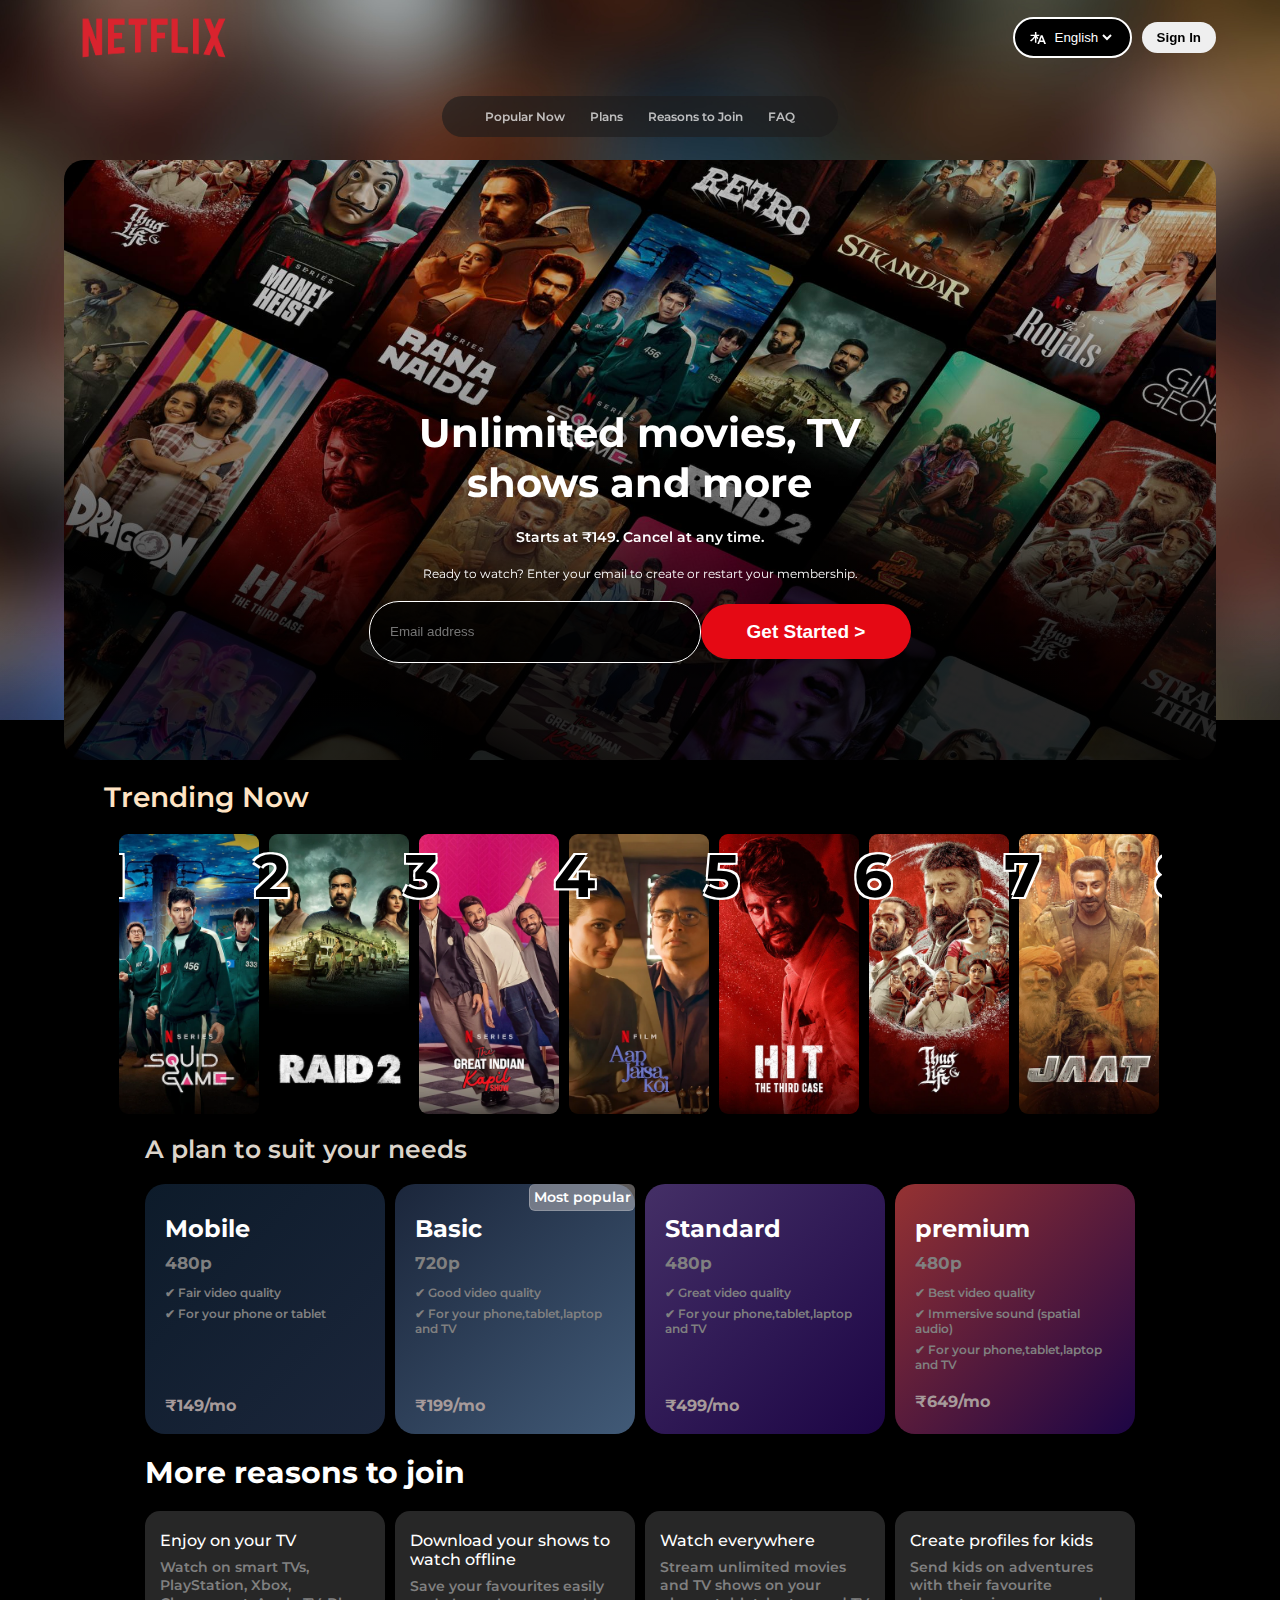
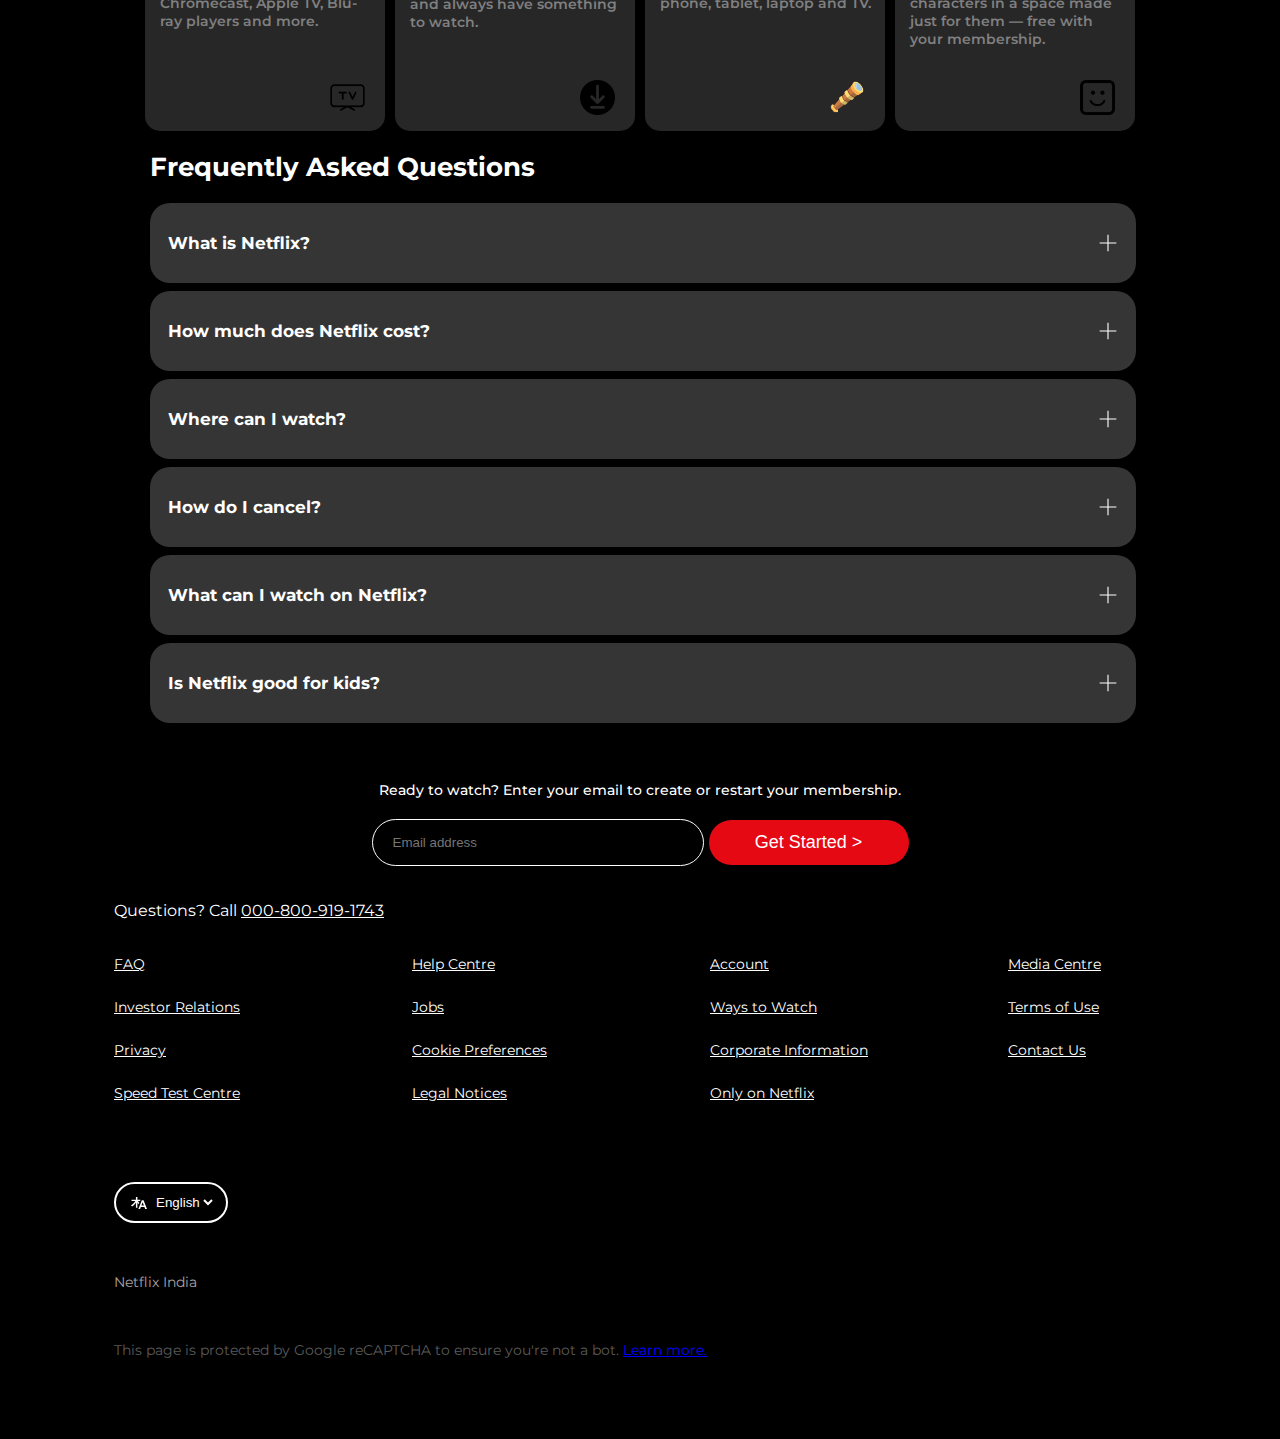
<file: Netfilx-clone.html>
<!DOCTYPE html>
<html lang="en">
<head>
  <meta charset="UTF-8">
  <meta name="viewport" content="width=device-width, initial-scale=1.0">
  <title>Netflix India – Watch TV Shows Online, Watch Movies Online</title>
  <!-- loading the favicons  -->
   <link rel="icon" href="favicon/android-chrome-192x192.png" type="image/png">
   <link rel="icon" href="favicon/android-chrome-512x512.png"  type="image/png">
   <link rel="icon" href="favicon/apple-touch-icon.png"  type="image/png">
   <link rel="icon" href="favicon/favicon-16x16.png"  type="image/png">
   <link rel="icon" href="favicon/favicon-32x32.png"  type="image/png">
   <link rel="icon" href="favicon/favicon.ico"  type="image/x-icon">

  <!-- loading all the css -->
  <link rel="stylesheet" href="general.css">
  <link rel="stylesheet" href="header.css">
  <link rel="stylesheet" href="hero.css">
  <link rel="stylesheet" href="trending.css">
  <link rel="stylesheet" href="plans.css">
  <link rel="stylesheet" href="more.css">
  <link rel="stylesheet" href="faq.css">
  <link rel="stylesheet" href="footer.css">
</head>
<body>
<div class="bg-img"></div>
  <!-- header for the website -->
  <header>
    <div class="header">
      <!-- left logo -->
    <img src="images/Netflix_Logo_PMS.png" alt="" class="logo">

    <!-- right section -->
    <div class="language-flex">
      <!-- select section -->
      <div class="translate">
          <img src="language.svg" alt="">
      <select name="" id="language">
        <option value="hi">English</option>
        <option value="hi">हिन्दी</option>
      </select>
      </div>

      <!-- sign-in button -->
      <div>
         <button class="sign-in-button">Sign In</button>
      </div>
    </div>

    <!-- navigation bar -->
    </div>
    <nav>
      <div class="nav">
      <ul>
        <li>Popular Now</li>
        <li>Plans</li>
        <li>Reasons to Join</li>
        <li>FAQ</li>
      </ul>
    </div>
    </nav>
  </header>

  <!-- hero section -->
  <section class="main">
    <div class="hero">
    <div class="hero-content">
      <div class="first-line">Unlimited movies, TV shows and more</div>
      <div class="second-line">Starts at ₹149. Cancel at any time.</div>
      <div class="third-line">Ready to watch? Enter your email to create or restart your membership.</div>
      <div class="email-get-started">
         <input class="email" placeholder="Email address" type="text">
      <button class="get-started-btn">Get Started &gt;</button>
      </div>
    </div>
    </div>
  </section>

  <!-- start of the main content -->
<main>

  <!-- trending section -->
   <section class="trending-section">
    <div>
    <div>
      <p class="trending-title">Trending Now</p>
    </div>
     
     <div class="trending-wrapper">
  <div class="trending-container">

    <div class="trending-images" style ="background-image:url(images/trending-image-1.webp)">
      <div class="trending-number"
      >1</div>
    </div>
     <div class="trending-images" style ="background-image:url(images/trending-image-2.webp)">
      <div class="trending-number">2</div>
    </div>
     <div class="trending-images" style ="background-image:url(images/trending-image-3.webp)">
      <div class="trending-number">3</div>
    </div>
     <div class="trending-images" style ="background-image:url(images/trending-image-4.webp)">
      <div class="trending-number">4</div>
    </div>
     <div class="trending-images" style ="background-image:url(images/trending-image-5.webp)">
      <div class="trending-number">5</div>
    </div>
     <div class="trending-images" style ="background-image:url(images/trending-image-6.webp)">
      <div class="trending-number">6</div>
    </div>
     <div class="trending-images" style ="background-image:url(images/trending-image-7.webp)">
      <div class="trending-number">7</div>
    </div>
     <div class="trending-images" style ="background-image:url(images/trending-image-8.webp)">
      <div class="trending-number">8</div>
    </div>
     <div class="trending-images" style ="background-image:url(images/trending-image-9.webp)">
      <div class="trending-number">9</div>
    </div>
         <div class="trending-images" style ="background-image:url(images/trending-image-10.webp)">
      <div class="trending-number">10</div>
    </div>
</div>
  </div>
  </div>
  </section>


  <!-- monthly plans section -->
<section class="plans-section">
  <div>
  <div class="plans">
    <p class="plan-title">A plan to suit your needs</p>
  </div>
  <div class="plans-container">
    <div class="box box-1">
    <p class="plan-status">Mobile</p>
    <p class="quality">480p</p>
    <p class="details">&#10004;  Fair video quality</p>
    <p class="details">&#10004;  For your phone or tablet</p>
    <p class="price price-1">&#8377;149/mo</p>
    </div>
   
    <div class="box box-2">
    <div class="popular">Most popular</div>
    <p class="plan-status">Basic</p>
    <p class="quality">720p</p>
    <p class="details">&#10004;  Good video quality</p>
    <p class="details">&#10004;  For your phone,tablet,laptop and TV</p>
    <p class="price price-2">&#8377;199/mo</p>
    </div>

    <div class="box box-3">
    <p class="plan-status">Standard</p>
    <p class="quality">480p</p>
    <p class="details">&#10004;  Great video quality</p>
    <p class="details">&#10004;  For your phone,tablet,laptop and TV</p>
    <p class="price price-3">&#8377;499/mo</p>
    </div>

    <div class="box box-4">
    <p class="plan-status">premium</p>
    <p class="quality">480p</p>
    <p class="details">&#10004;  Best video quality</p>
    <p class="details">&#10004;  Immersive sound (spatial audio)</p>
    <p class="details">&#10004;  For your phone,tablet,laptop and TV</p>
    <p class="price price-4">&#8377;649/mo</p>
    </div>

  </div>
  </div>
</section>



<!-- more reasons to join section -->
<section class="more-reasons-section">
  <div class="more">
    <div>
      <p class="more-title">More reasons to join</p>
    </div>
  
  <div class="more-container">
    <div class="more-box">
      <p class="more-heading">Enjoy on your TV</p>
      <p class="more-description">Watch on smart TVs, PlayStation, Xbox, Chromecast, Apple TV, Blu-ray players and more.</p>
      <img src="images/tv.png" alt="" class="more-icon">
    </div>

       <div class="more-box">
      <p class="more-heading">Download your shows to watch offline</p>
      <p class="more-description">Save your favourites easily and always have something to watch.</p>
      <img src="images/downloading.png" alt="" class="more-icon">
    </div>

       <div class="more-box">
      <p class="more-heading">Watch everywhere</p>
      <p class="more-description">Stream unlimited movies and TV shows on your phone, tablet, laptop and TV.</p>
      <img src="images/telescope.png" alt="" class="more-icon">
    </div>

       <div class="more-box">
      <p class="more-heading">Create profiles for kids</p>
      <p class="more-description">Send kids on adventures with their favourite characters in a space made just for them — free with your membership.</p>
      <img src="images/smiling-emoticon-square-face.png" alt="" class="more-icon">
    </div>
  </div>
  </div>
</section>


<!-- frequently asked questions section -->


<section class="faq-section">


  <div class="frequent-container">
      <div>
     <div class="try">
  <p class="question-title">Frequently Asked Questions</p>
    </div>  
<div class="question-container">
<p class="question">What is Netflix?</p>
  <img class="plus js-plus-button" src="images/plus.svg" alt="">
  </div>
<div class="js-extended-desc inactive">
  <p>Netflix is a streaming service that offers a wide variety of award-winning TV shows, movies, anime, documentaries and more – on thousands of internet-connected devices.</p>
<p>You can watch as much as you want, whenever you want, without a single ad – all for one low monthly price. There's always something new to discover, and new TV shows and movies are added every week!</p>
</div>

  <div class="question-container">
<p class="question">How much does Netflix cost?</p>
  <img class="plus js-plus-button" src="images/plus.svg" alt="">
  </div>
  <div class="js-extended-desc inactive">
  <p>Watch Netflix on your smartphone, tablet, Smart TV, laptop, or streaming device, all for one fixed monthly fee. Plans range from ₹149 to ₹649 a month. No extra costs, no contracts..</p>
</div>

  <div class="question-container">
<p class="question">Where can I watch?</p>
  <img class="plus js-plus-button" src="images/plus.svg" alt="">
  </div>
  <div class="js-extended-desc inactive">
  <p>Watch anywhere, anytime. Sign in with your Netflix account to watch instantly on the web at netflix.com from your personal computer or on any internet-connected device that offers the Netflix app, including smart TVs, smartphones, tablets, streaming media players and game consoles.</p>
<p>You can also download your favourite shows with the iOS or Android app. Use downloads to watch while you're on the go and without an internet connection. Take Netflix with you anywhere.</p>
</div>

  <div class="question-container">
<p class="question">How do I cancel?</p>
  <img class="plus js-plus-button" src="images/plus.svg" alt="">
  </div>
  <div class="js-extended-desc inactive">
  <p>Netflix is flexible. There are no annoying contracts and no commitments. You can easily cancel your account online in two clicks. There are no cancellation fees – start or stop your account anytime.</p>
</div>

  <div class="question-container">
<p class="question">What can I watch on Netflix?</p>
  <img class="plus js-plus-button" src="images/plus.svg" alt="">
  </div>
  <div class="js-extended-desc inactive">
  <p>Netflix has an extensive library of feature films, documentaries, TV shows, anime, award-winning Netflix originals, and more. Watch as much as you want, anytime you want.</p>
</div>

  <div class="question-container">
<p class="question">Is Netflix good for kids?</p>
  <img class="plus js-plus-button" src="images/plus.svg" alt="more-icon">
  </div>
  <div class="js-extended-desc inactive">
  <p>The Netflix Kids experience is included in your membership to give parents control while kids enjoy family-friendly TV shows and films in their own space.</p>
<p>Kids profiles come with PIN-protected parental controls that let you restrict the maturity rating of content kids can watch and block specific titles you don’t want kids to see.</p>
</div>

  </div>
  </div>
</section>

</main>


<!-- footer content -->
 <footer class="footer-section">
<div class="footer-section">
<div>
  <!-- login-section -->
<section>
  <div class="login-section">
    <p class="login-title">
Ready to watch? Enter your email to create or restart your membership.
    </p>
    <div class="login-input">
<input placeholder="Email address" type="text" class="email-input">
<button class="get-started-btn-2">Get Started &gt;</button>
    </div>
  </div>
</section>

<!-- hyperlink footer section -->
<section>
  <p class="final-title">
    Questions? Call <span>
      000-800-919-1743
    </span>
  </p>
  <div class="footer-nav-grid"> 
    <div>
       <p class="grid-content">FAQ</p>
      <p class="grid-content">Investor Relations</p>
      <p class="grid-content">Privacy</p>
      <p class="grid-content">Speed Test Centre</p>
    </div>
    <div>
         <p class="grid-content">Help Centre </p>
      <p class="grid-content">Jobs</p>
      <p class="grid-content">Cookie Preferences</p>
      <p class="grid-content">Legal Notices</p>
    </div>
    <div>
        <p class="grid-content">Account</p>
      <p class="grid-content">Ways to Watch</p>
      <p class="grid-content">Corporate Information</p>
      <p class="grid-content">Only on Netflix</p>

    </div>
    <div>
        <p class="grid-content">Media Centre</p>
      <p class="grid-content">Terms of Use</p>
      <p class="grid-content">Contact Us</p>
    </div>
  </div>
</section>

<!-- language switch and final lines -->
<section>
  <div class="last-section">
<div class="translate-2">
      <img src="language.svg" alt="">
  <select name="" id="language-2">
    <option value="hi">English</option>
    <option value="hi">हिन्दी</option>
  </select>
</div>
<p class="india">Netflix India</p>
<p class="last-line">This page is protected by Google reCAPTCHA to ensure you're not a bot. <span>Learn more.</span></p>
</div>
</section>
</div>
</div>
</footer>

<script type="module" src="Netfilx-clone.js"></script>
</body>
</html>
</file>
<file: general.css>
@import url('https://fonts.googleapis.com/css2?family=Montserrat:ital,wght@0,100..900;1,100..900&family=Poppins:ital,wght@0,100;0,200;0,300;0,400;0,500;0,600;0,700;0,800;0,900;1,100;1,200;1,300;1,400;1,500;1,600;1,700;1,800;1,900&display=swap');

*{
margin:0;
padding:0;
}



body {
background: 
linear-gradient(to top, rgba(0, 0, 0, 0.8) 20%, rgba(0, 0, 0, 0.3) 50%, rgba(0, 0, 0, 0) 80%), 
url(images/blurred-image.jpg);
background-repeat: no-repeat;
background-size: contain;
font-family:"Montserrat","Poppins", sans-serif;
padding-top:160px;
padding-bottom:80px;
/* height:80vh; */
background-color:black;
}
</file>
<file: header.css>
header {
  position: fixed; 
  top: 0;          
  left: 0;         
  z-index: 1000; 
  width:100%;
}

 .header{
width:90%;
display:flex;
justify-content: space-between;
align-items: center;
margin:0 auto;
max-width: 1500px;
max-height:600px;
 }

.logo{
width: 180px
}

 .hero-img{
  width:80vw;
 }

.nav{
  background-color:rgba(30, 28, 28, 0.641);
  padding:13px 43px;
  border-radius:40px;
   display:flex;
   justify-content: center;
   align-items:center;
   width:fit-content;
   margin:0 auto;
   margin-top:20px;
}

 ul{
      display:flex;
      justify-content: center;
      align-items:center;
      gap:25px;
      cursor:pointer;
      font-size:12px;
      font-weight:600;
      list-style:none;
 }

 li{
     color:rgba(255, 255, 255, 0.704);
 }

 li:hover{
     color:white;
 }

 .language-flex{
  display:flex;
  align-items:center;
  justify-content:center;
  gap:10px;
 }

 .translate{
  display:flex;
  align-items:center;
  gap:5px;
  background-color:black;
  color:white;
  padding:10px 15px;
  border-radius:40px;
  border:2px solid white;
 }

 #language{
  background-color:black;
  color:white;
  border:none;
  outline:none;
 }

 .sign-in-button{
  padding:8px 15px;
  border-radius:20px;
  border:none;
  font-weight:bolder;
  cursor:pointer;
 }
</file>
<file: hero.css>
.main{
      display:flex;
      justify-content:center;
      align-items:center;     
 }

 .hero{
       background: 
          linear-gradient(to top, rgba(0, 0, 0, 0.8) 20%, rgba(0, 0, 0, 0.3) 50%, rgba(0, 0, 0, 0) 80%), 
          url(images/IN-en-20250707-TRIFECTA-perspective_cfa4502e-7c6d-4723-9485-1c59024332ec_large.jpg) center/cover no-repeat;
       width: 90%;
      max-width: 1500px;
      max-height:600px;
       height: 70vh;
       display:flex;
       justify-content:center;
       align-items:flex-end;
       border-radius:20px;
       color:white;
       overflow: hidden; 
       position:relative;
       margin:0 auto;
 }


@media(min-width:1000px){
 .hero-content{
     position:relative;
     z-index:1000;
     bottom: 10px;
     height:65%;
 }

 .first-line{
font-weight:bold;
font-size:60px;
text-align:center;
line-height:65px;
padding-bottom:10px;
max-width:50%;
 }
 .second-line{
font-weight:600;
font-size:22px;
text-align:center;
padding-bottom:20px;
 }
 .third-line{
font-weight:400;
font-size:13px;
text-align:center;
padding-bottom:20px;
 }
 .email{
     background-color:rgba(0, 0, 0, 0.744);
     border:1px solid white;
     border-radius:30px;
     padding:15px 60px 15px 20px;
     color: white;
     width:250px;
     height:30px;
 }

 .get-started-btn{
     color:white;
     background-color:rgb(229, 9, 20);
     border:none;
     font-size:18px;
     padding:12px 30px;
     border-radius:30px;
     width:210px;
     cursor:pointer;
 }
 .email-get-started{
    width:100%;
    display:flex;
    align-items:center;
    justify-content:center;
}

}

 @media (min-width:400px){
    .hero-content{
     position:relative;
     z-index:1000;
     bottom: 30px;
     max-width:80%;
     display:flex;
     flex-direction:column;
     justify-content: center;
     align-items: center;
 }

   .first-line{
font-weight:bold;
font-size:40px;
text-align:center;
line-height:50px;
padding-bottom:20px;
 }
 .second-line{
font-weight:600;
font-size:14px;
text-align:center;
padding-bottom:20px;
 }
  .third-line{
font-weight:400;
font-size:12px;
text-align:center;
padding-bottom:20px;
 }
  .email{
     background-color:rgba(0, 0, 0, 0.744);
     border:1px solid white;
     border-radius:30px;
     padding:15px 60px 15px 20px;
     color: white;
     width:250px;
     height:30px;
     
 }
  .get-started-btn{
     color:white;
     background-color:rgb(229, 9, 20);
     border:none;
     font-size:19px;
     padding:12px 30px;
     border-radius:30px;
     height:55px;
     font-weight:bold;
     width:210px;
     cursor:pointer;
 }
 
.email-get-started{
    width:80vw;
}
 }
</file>
<file: trending.css>
.trending-section{
  width:100%;
  display:flex;
  justify-content: center;
  align-items: center;
}

.trending-title{
  color:bisque;
  font-weight:600;
  font-size:28px;
  width:72%;
  margin:20px auto;
}

.trending-wrapper {
  display: flex;
  justify-content: center; 
  width: 100%;
}

.trending-container{
  display:flex;
  gap:10px;
  max-width:70%;
  overflow-x:scroll;
  scroll-behavior: smooth;
}


.trending-container::-webkit-scrollbar {
  display: none; 
}

.trending-images{
     min-width: 140px;
     height: 280px;
     background-size:cover;
     background-position: center;
     background-repeat: no-repeat;
     border-radius: 9px;
     position:relative;
}


.trending-number {
position: absolute;
top: 5px;
left: -15px;
font-weight:bold;
font-size: 60px;
color:black;
text-shadow:
-2px -2px 0 white,
2px -2px 0  white,
-2px  2px 0  white,
2px  2px 0  white
}

.trending-images:hover {
transform: scale(1.05);
transition: transform 0.3s ease;
cursor: pointer;
}
</file>
<file: plans.css>
.plans-section{
  width:100%;
  display:flex;
  justify-content: center;
  align-items: center;
}

.plan-title{
    color:rgb(220, 212, 202);
  font-weight:600;
  font-size:25px;
  margin:20px auto;
}

.box{
  border-radius:20px;
  display:inline-block;
  position:relative;
  width:200px;
  height:200px;
  padding:30px 20px 20px 20px;
  cursor:pointer;
}
@media (max-width: 400px) {
  .box {
  border-radius:20px;
  display:inline-block;
  position:relative;
  width:200px;
  height:200px;
  padding:30px 20px 20px 20px;
  cursor:pointer;
  }
}
.box-1{
  background: linear-gradient(135deg, #0D1B2A, #1B263B);
}

.box-2{
  background: linear-gradient(135deg, #1B263B, #415A77);
}

.box-3{
  background: linear-gradient(135deg, #442f66, #1c0545);
}

.box-4{
  background: linear-gradient(135deg,  #953232, #1c0545);
}

.plan-status{
  color:white;
  font-weight:bold;
  font-size:24px;
  padding-bottom:4px;
}

.quality{
  color:gray;
  font-weight:bold;
  font-size:17px;
  padding-bottom:6px;
  padding-top:6px;
}

.details{
  color:gray;
  font-size:12px;
  padding-top:6px;
  font-weight:600;
    overflow: hidden;
  text-overflow: ellipsis;
}
.price{
  color:rgb(166, 154, 154);
  font-weight:bold;
}


.price-1{
padding-top:75px;
}

.price-2{
padding-top:60px;
}

.price-3{
padding-top:60px;
}
.price-4{
padding-top:20px;
}


.plans-container{
  display:flex;
  align-items: center;
  justify-content: center;
  gap:10px;
}

.popular{
  color:white;
  position:absolute;
  top:0;
  right: 0;
  font-size:14px;
  font-weight:600;
  background-color: rgba(231, 222, 222, 0.4);
  border-bottom:1px solid rgba(255, 255, 255, 0.182);
  border-left:1px solid rgba(255, 255, 255, 0.241);
  padding:4px;
  border-radius:6px;
}
</file>
<file: more.css>
.more-reasons-section{
    width:100%;
  display:flex;
  justify-content: center;
  align-items: center;
}

.more-container{
  display:flex;
  align-items: center;
  justify-content: center;
  gap:10px;
}

.more-title{
  color:white;
  font-weight:bold;
  font-size:30px;
  margin:20px auto;
}

.more-box{
  background-color:#272727;
  color:white;
  height:200px;
  width:215px;
  padding:10px 10px 10px 15px;
  border-radius:15px;
  position:relative;
}

.more-heading{
padding:10px 0px 8px 0px;
font-weight:500;
font-size:16px;
}

.more-description{
  color:gray;
  font-size:14px;
font-weight:600;
}

.more-icon{
  width:35px;
  position:absolute;
  bottom:16px;
  right:20px;
}
</file>
<file: faq.css>
.faq-section{
  width:100%;
   display:flex;
  justify-content: center;
  align-items:center;
}


.question-container{
background-color:#353535;
display:flex;
align-items:center;
justify-content:space-between;
width:100%;
height:64px;
margin-bottom:8px;
border-radius:20px;
padding:8px 18px 8px 18px;
font-weight: bold;
font-size:17px;
transition:background-color 0.1s ease-in-out;
}

.js-extended-desc.active{
background-color:#353535;
display:block;
align-items:center;
justify-content:space-between;
flex-wrap:wrap;
width:100%;
height:auto;
margin-bottom:8px;
border-radius:20px;
padding:20px 18px 20px 25px;
font-weight: bold;
font-size:17px;
transition:background-color 0.1s ease-in-out;
word-break: break-word;
 }

.js-extended-desc{
display:none;
}

.question-container:hover{
  cursor: pointer;
  background-color:#3f3f3fc4;
}

.question-title{
  color:white;
  font-weight:bold;
  font-size:26px;
  margin: 20px 0;
  text-align:left;
}

.frequent-container{
display:flex;
width:100%;
max-width:950px;
flex-direction: column;
align-items: stretch;
justify-content:center;
color:white;
margin-left:-30px;
/* margin-right:auto; */
}

.plus{
width:20px;
}

.js-extended-desc  p{
 padding-bottom:20px;
}
.faq-section > div {
  width:100%;
  display:block;
}
</file>
<file: footer.css>
.footer-section{
  display:flex;
  justify-content: center;
  align-items: center;
}

.email-input{
    background-color:rgba(0, 0, 0, 0.312);
    border: 1px solid white;
     border-radius:30px;
     padding:15px 60px 15px 20px;
     color: white;
     width:250px;
     margin-right:5px;
}

.login-title{
font-size:14px;
font-weight:500;
text-align:center;
color:white;
margin-top:50px;
margin-bottom:20px;
}

.login-input{
  display:flex;
  align-items:center;
  justify-content:center;
  margin-top:13px;
}

.get-started-btn-2{
    color:white;
     background-color:rgb(229, 9, 20);
     border:none;
     font-size:18px;
     padding:12px 30px;
     border-radius:30px;
     width:200px;
     cursor:pointer;
}

.final-title{
  margin:35px auto;
  color:white;
}

span{
  text-decoration:underline;
  cursor:pointer;
}

.footer-nav-grid{
  display:grid;
  grid-template-columns: repeat(4,1fr);
  text-decoration:underline;
  font-size:14px;
  text-align:left;
  max-width:fit-content; 
  margin: 0 130px; 
  margin:0 auto;
  gap: 140px;
  color:white;
}

.footer-nav-grid div{
  display: flex;
  flex-direction: column;
  gap:25px;
}

.translate-2{
display:flex;
  align-items:center;
  gap:5px;
  background-color:black;
  color:white;
  padding:10px 15px;
  border-radius:40px;
  border:2px solid white;
  width:80px;
  margin-top:80px;
}

#language-2{
 background-color:black;
  color:white;
  border:none;
  outline:none;
}


.india{
color:rgb(171, 163, 163);
font-size:14px;
margin-top:50px;
margin-bottom:50px;
}

.last-line{
color:rgb(91, 91, 91);
font-size:14px;
}

.last-line span{
  color:blue;
  text-decoration:underline;
}
</file>
